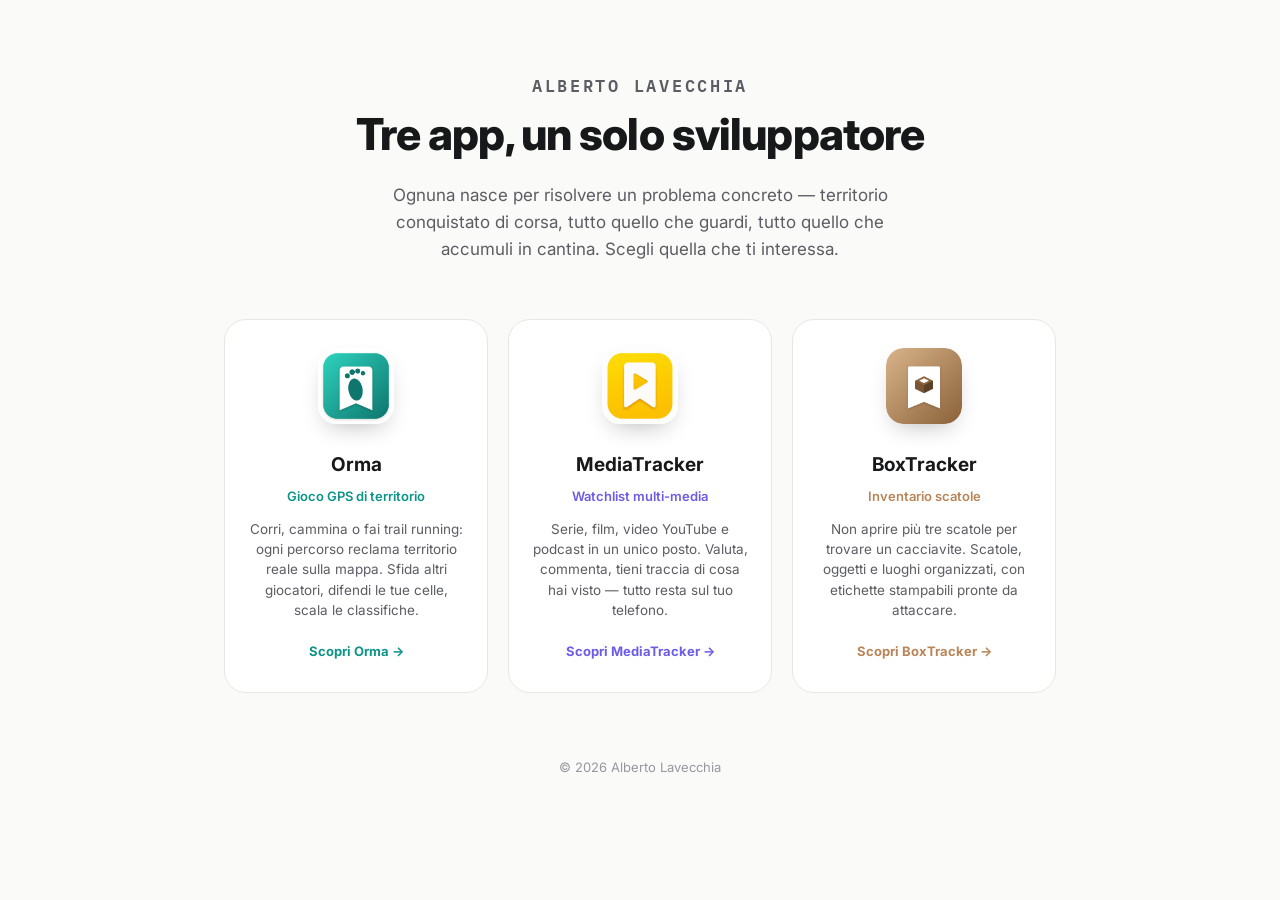
<file: index.html>
<!doctype html>
<html lang="it">
<head>
<meta charset="utf-8">
<meta name="viewport" content="width=device-width, initial-scale=1">
<title>App di Alberto Lavecchia</title>
<meta name="description" content="Orma, MediaTracker e BoxTracker — tre app indipendenti, stesso sviluppatore.">
<link rel="icon" href="data:,">
<link rel="preconnect" href="https://fonts.googleapis.com">
<link rel="stylesheet" href="https://fonts.googleapis.com/css2?family=Inter:wght@400;500;600;700;800&family=IBM+Plex+Mono:wght@500;600&display=swap">
<style>
  :root {
    --paper: #FAFAF8;
    --surface: #FFFFFF;
    --ink: #17181A;
    --ink-muted: #5B5D63;
    --ink-faint: #9598A0;
    --line: #E7E7E3;
  }
  * { box-sizing: border-box; }
  body {
    margin: 0; background: var(--paper); color: var(--ink);
    font-family: "Inter", system-ui, sans-serif; line-height: 1.6; -webkit-font-smoothing: antialiased;
  }
  .wrap { max-width: 880px; margin: 0 auto; padding: 72px 24px 60px; }
  header.hub { text-align: center; margin-bottom: 56px; }
  .hub-kicker {
    font-family: "IBM Plex Mono", monospace; font-size: 12px; font-weight: 600;
    letter-spacing: 0.16em; text-transform: uppercase; color: var(--ink-faint); margin: 0 0 14px;
  }
  h1 { font-size: clamp(32px, 5.5vw, 44px); font-weight: 800; letter-spacing: -0.02em; margin: 0 0 12px; }
  header.hub p { font-size: 17px; color: var(--ink-muted); max-width: 46ch; margin: 0 auto; }

  .apps { display: grid; grid-template-columns: repeat(auto-fit, minmax(230px, 1fr)); gap: 20px; }
  .app-card {
    display: block; text-decoration: none; color: inherit;
    background: var(--surface); border: 1px solid var(--line); border-radius: 22px;
    padding: 28px 22px; text-align: center;
    transition: transform 0.18s ease, box-shadow 0.18s ease;
    position: relative; overflow: hidden;
  }
  .app-card::before {
    content: ""; position: absolute; inset: 0; opacity: 0;
    background: var(--card-gradient); transition: opacity 0.18s ease;
  }
  .app-card:hover { transform: translateY(-4px); box-shadow: 0 20px 40px -20px rgba(20,20,20,0.25); }
  .app-card:hover::before { opacity: 0.06; }
  .app-card > * { position: relative; }
  .app-card img { width: 76px; height: 76px; border-radius: 18px; margin: 0 auto 18px; box-shadow: 0 10px 24px -10px rgba(0,0,0,0.3); }
  .app-card h2 { font-size: 19px; font-weight: 700; margin: 0 0 6px; }
  .app-card .tag { font-size: 13px; color: var(--card-accent); font-weight: 600; margin: 0 0 12px; }
  .app-card .desc { font-size: 13.5px; color: var(--ink-muted); margin: 0 0 18px; line-height: 1.5; min-height: 60px; }
  .app-card .cta {
    display: inline-flex; align-items: center; gap: 6px; font-size: 13px; font-weight: 700;
    color: var(--card-accent);
  }
  .app-card[data-a="orma"] { --card-accent: #0D9488; --card-gradient: linear-gradient(135deg,#2DD4BF,#0D9488); }
  .app-card[data-a="mt"] { --card-accent: #6C5CE7; --card-gradient: linear-gradient(135deg,#8C7CFF,#6C5CE7); }
  .app-card[data-a="bt"] { --card-accent: #B98457; --card-gradient: linear-gradient(135deg,#D9B48B,#B98457); }

  footer { text-align: center; margin-top: 64px; font-size: 13px; color: var(--ink-faint); }

  @media (max-width: 720px) {
    .apps { grid-template-columns: 1fr; }
  }
</style>
</head>
<body>
  <div class="wrap">
    <header class="hub">
      <p class="hub-kicker">Alberto Lavecchia</p>
      <h1>Tre app, un solo sviluppatore</h1>
      <p>Ognuna nasce per risolvere un problema concreto — territorio conquistato di corsa, tutto quello che guardi, tutto quello che accumuli in cantina. Scegli quella che ti interessa.</p>
    </header>

    <div class="apps">
      <a class="app-card" data-a="orma" href="orma/">
        <img src="assets/orma-icon.png" alt="Icona di Orma">
        <h2>Orma</h2>
        <p class="tag">Gioco GPS di territorio</p>
        <p class="desc">Corri, cammina o fai trail running: ogni percorso reclama territorio reale sulla mappa. Sfida altri giocatori, difendi le tue celle, scala le classifiche.</p>
        <span class="cta">Scopri Orma →</span>
      </a>
      <a class="app-card" data-a="mt" href="mediatracker/">
        <img src="assets/mediatracker-icon.png" alt="Icona di MediaTracker">
        <h2>MediaTracker</h2>
        <p class="tag">Watchlist multi-media</p>
        <p class="desc">Serie, film, video YouTube e podcast in un unico posto. Valuta, commenta, tieni traccia di cosa hai visto — tutto resta sul tuo telefono.</p>
        <span class="cta">Scopri MediaTracker →</span>
      </a>
      <a class="app-card" data-a="bt" href="boxtracker/">
        <img src="assets/boxtracker-icon.png" alt="Icona di BoxTracker">
        <h2>BoxTracker</h2>
        <p class="tag">Inventario scatole</p>
        <p class="desc">Non aprire più tre scatole per trovare un cacciavite. Scatole, oggetti e luoghi organizzati, con etichette stampabili pronte da attaccare.</p>
        <span class="cta">Scopri BoxTracker →</span>
      </a>
    </div>
    <!-- Picco (società Pallavolo Lecco Alberto Picco) rimossa temporaneamente qui il 2026-09-03 —
         progetto in pausa, in attesa di uno sponsor per sbloccare Supabase. Pagina e icona restano
         su disco (picco/index.html, assets/picco-icon.png), non cancellate — basta rimettere la
         card qui sopra (vedi git history di questo file per il markup) quando il progetto riparte. -->

    <footer>© 2026 Alberto Lavecchia</footer>
  </div>
</body>
</html>
</file>
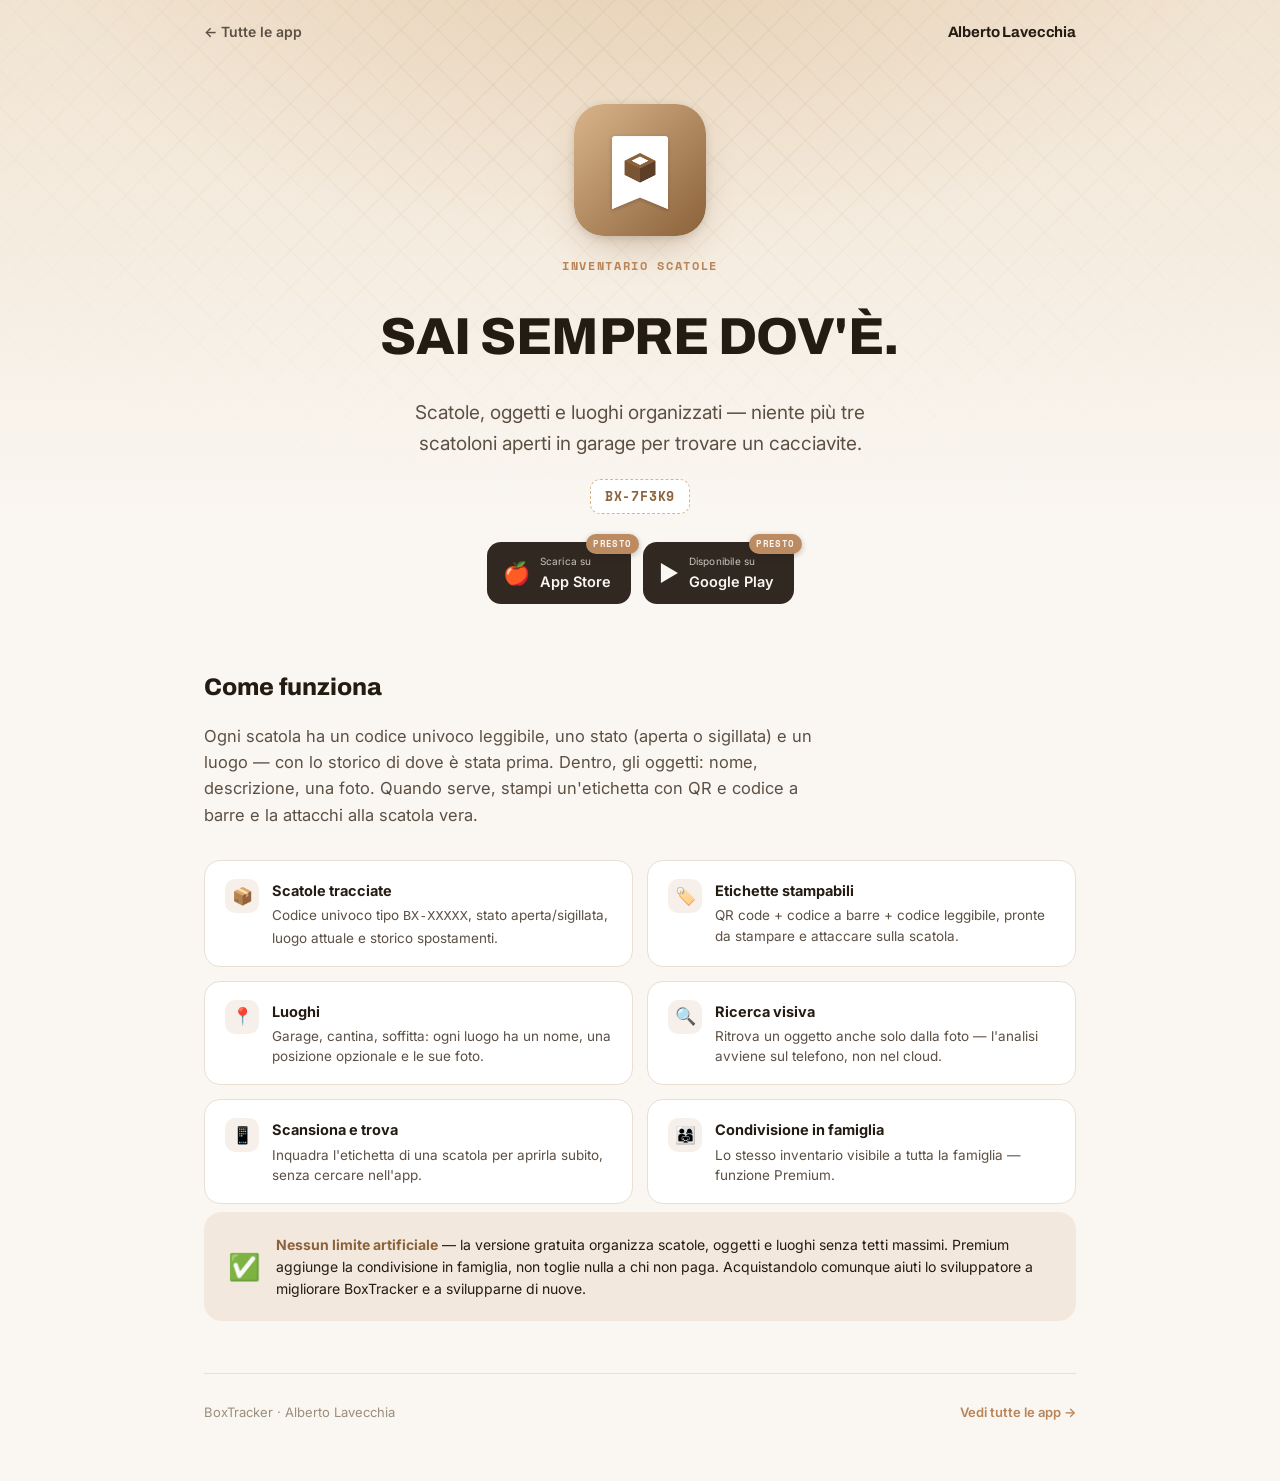
<file: boxtracker/index.html>
<!doctype html>
<html lang="it">
<head>
<meta charset="utf-8">
<meta name="viewport" content="width=device-width, initial-scale=1">
<title>BoxTracker — sai sempre dov'è</title>
<meta name="description" content="BoxTracker organizza le scatole di garage e cantina: scatole, oggetti, luoghi ed etichette stampabili con QR e codice a barre.">
<link rel="icon" href="../assets/boxtracker-icon.png">
<link rel="preconnect" href="https://fonts.googleapis.com">
<link rel="stylesheet" href="https://fonts.googleapis.com/css2?family=Archivo:wght@600;700;800&family=Space+Mono:wght@400;700&family=Inter:wght@400;500;600;700&display=swap">
<link rel="stylesheet" href="../assets/site.css">
<style>
  :root {
    --brand: #B98457;
    --brand-light: #D9B48B;
    --brand-dark: #8B6239;
    --brand-wash: rgba(185, 132, 87, 0.12);
    --brand-shadow: rgba(139, 98, 57, 0.4);
    --paper: #FAF6F1;
    --surface: #FFFFFF;
    --ink: #241B13;
    --ink-muted: #5C5044;
    --ink-faint: #9C8E7E;
    --line: #E9DFD2;
    --font-display: "Archivo", "Inter", sans-serif;
    --font-body: "Inter", system-ui, sans-serif;
    --font-mono: "Space Mono", monospace;
    --display-weight: 800;
  }
  .hero-band {
    background:
      radial-gradient(ellipse 620px 320px at 50% -10%, rgba(217,180,139,0.4), transparent),
      linear-gradient(180deg, #F1E4D2 0%, var(--paper) 78%);
    position: relative; overflow: hidden;
  }
  .hero-band::before {
    content: "";
    position: absolute; inset: 0;
    background-image:
      repeating-linear-gradient(45deg, rgba(139,98,57,0.05) 0 2px, transparent 2px 26px),
      repeating-linear-gradient(-45deg, rgba(139,98,57,0.05) 0 2px, transparent 2px 26px);
    mask-image: radial-gradient(ellipse 70% 60% at 50% 15%, black, transparent);
  }
  .hero-band > .container { position: relative; }
  .hero h1 { text-transform: uppercase; letter-spacing: -0.01em; }
  .code-chip {
    font-family: var(--font-mono); font-weight: 700; font-size: 13px;
    color: var(--brand-dark); background: var(--surface); border: 1.5px dashed var(--brand-light);
    padding: 6px 14px; border-radius: 10px; letter-spacing: 0.06em;
  }
</style>
</head>
<body>
  <div class="hero-band">
    <div class="container">
      <div class="topnav">
        <a class="back" href="../">← Tutte le app</a>
        <a class="wordmark" href="../">Alberto Lavecchia</a>
      </div>
      <div class="hero">
        <img class="hero-icon" src="../assets/boxtracker-icon.png" alt="Icona di BoxTracker">
        <p class="eyebrow">Inventario scatole</p>
        <h1>Sai sempre dov'è.</h1>
        <p class="tagline">Scatole, oggetti e luoghi organizzati — niente più tre scatoloni aperti in garage per trovare un cacciavite.</p>
        <span class="code-chip">BX-7F3K9</span>

        <div class="downloads">
          <a class="store-btn" href="#" aria-disabled="true">
            <span class="glyph">🍎</span>
            <span class="label"><small>Scarica su</small><strong>App Store</strong></span>
            <span class="soon">presto</span>
          </a>
          <a class="store-btn" href="#" aria-disabled="true">
            <span class="glyph">▶</span>
            <span class="label"><small>Disponibile su</small><strong>Google Play</strong></span>
            <span class="soon">presto</span>
          </a>
        </div>
      </div>
    </div>
  </div>

  <div class="container">
    <section class="section">
      <h2>Come funziona</h2>
      <p class="lede">Ogni scatola ha un codice univoco leggibile, uno stato (aperta o sigillata) e un luogo — con lo storico di dove è stata prima. Dentro, gli oggetti: nome, descrizione, una foto. Quando serve, stampi un'etichetta con QR e codice a barre e la attacchi alla scatola vera.</p>

      <div class="feature-grid">
        <div class="feature">
          <div class="icon">📦</div>
          <div><h3>Scatole tracciate</h3><p>Codice univoco tipo <code>BX-XXXXX</code>, stato aperta/sigillata, luogo attuale e storico spostamenti.</p></div>
        </div>
        <div class="feature">
          <div class="icon">🏷️</div>
          <div><h3>Etichette stampabili</h3><p>QR code + codice a barre + codice leggibile, pronte da stampare e attaccare sulla scatola.</p></div>
        </div>
        <div class="feature">
          <div class="icon">📍</div>
          <div><h3>Luoghi</h3><p>Garage, cantina, soffitta: ogni luogo ha un nome, una posizione opzionale e le sue foto.</p></div>
        </div>
        <div class="feature">
          <div class="icon">🔍</div>
          <div><h3>Ricerca visiva</h3><p>Ritrova un oggetto anche solo dalla foto — l'analisi avviene sul telefono, non nel cloud.</p></div>
        </div>
        <div class="feature">
          <div class="icon">📱</div>
          <div><h3>Scansiona e trova</h3><p>Inquadra l'etichetta di una scatola per aprirla subito, senza cercare nell'app.</p></div>
        </div>
        <div class="feature">
          <div class="icon">👨‍👩‍👧</div>
          <div><h3>Condivisione in famiglia</h3><p>Lo stesso inventario visibile a tutta la famiglia — funzione Premium.</p></div>
        </div>
      </div>

      <div class="callout-strip">
        <span class="emoji">✅</span>
        <p><strong>Nessun limite artificiale</strong> — la versione gratuita organizza scatole, oggetti e luoghi senza tetti massimi. Premium aggiunge la condivisione in famiglia, non toglie nulla a chi non paga. Acquistandolo comunque aiuti lo sviluppatore a migliorare BoxTracker e a svilupparne di nuove.</p>
      </div>
    </section>

    <footer class="site-footer">
      <span>BoxTracker · Alberto Lavecchia</span>
      <a href="../">Vedi tutte le app →</a>
    </footer>
  </div>
</body>
</html>
</file>
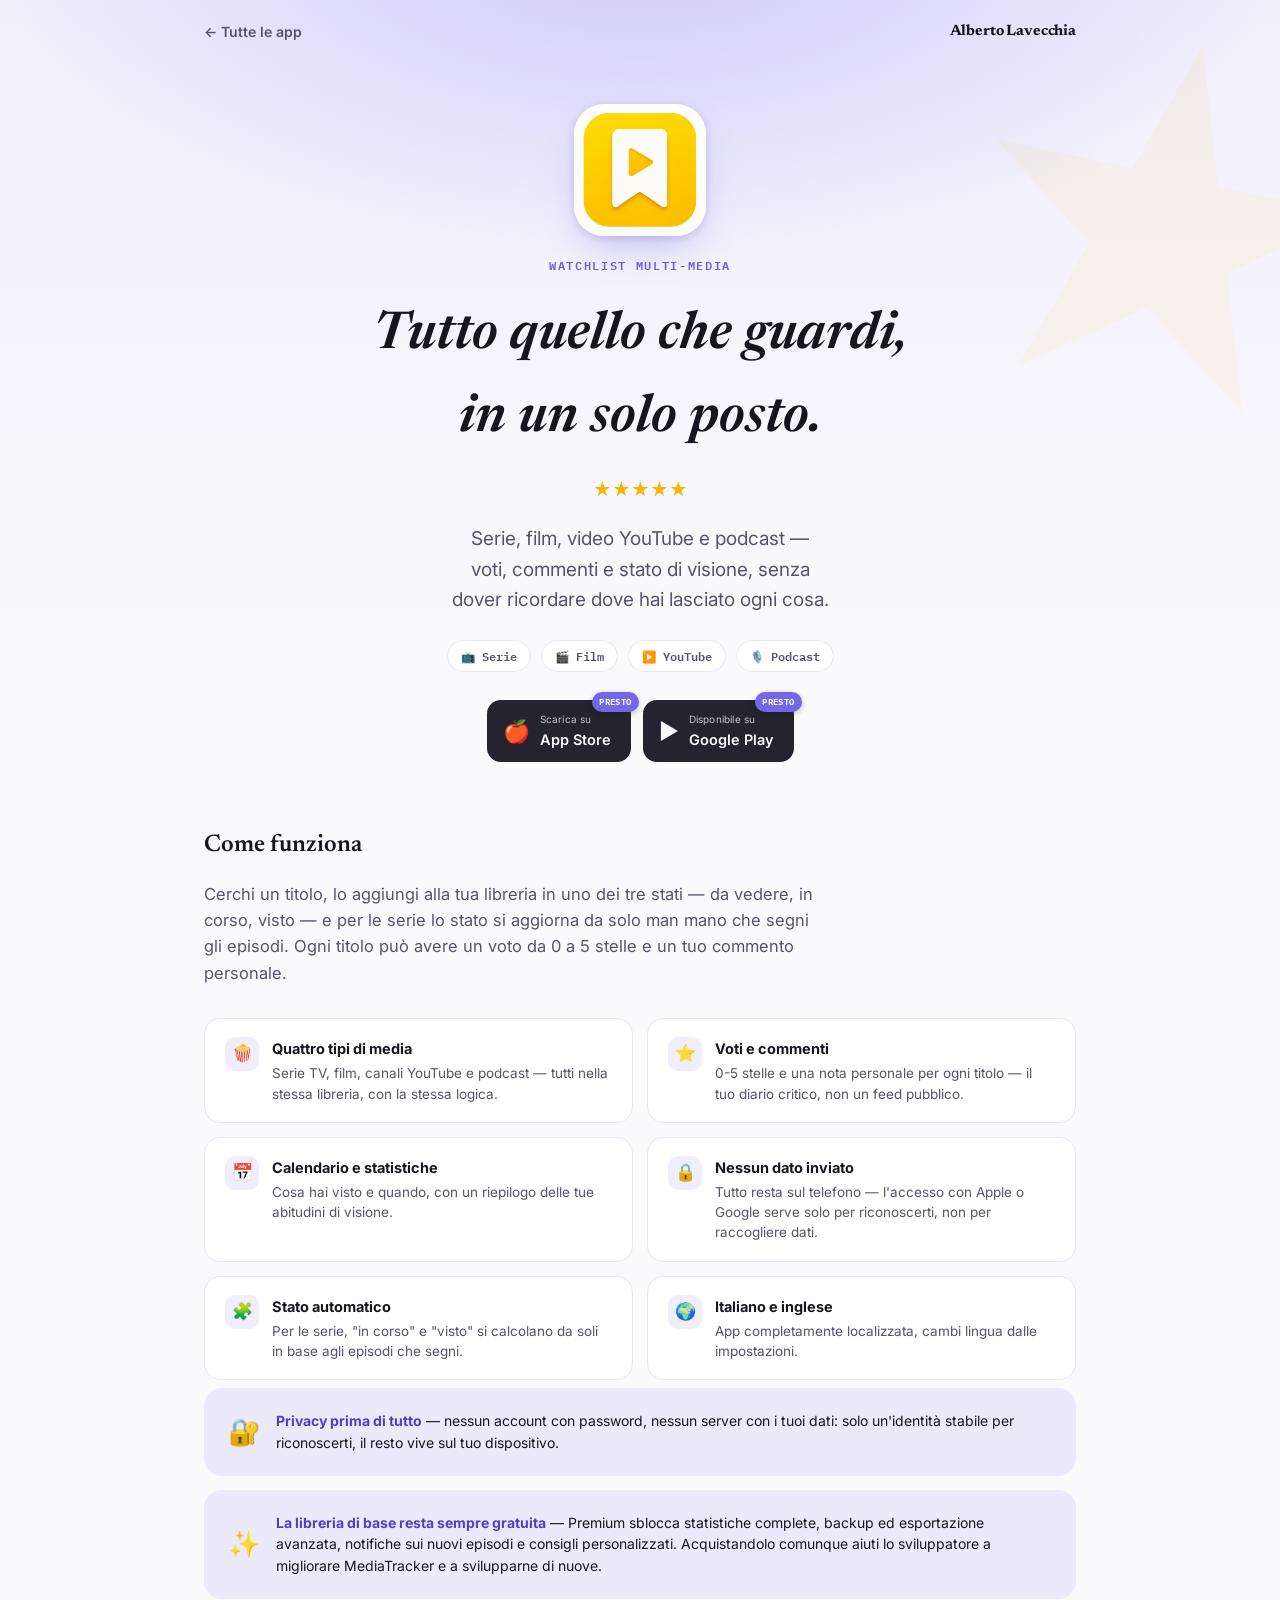
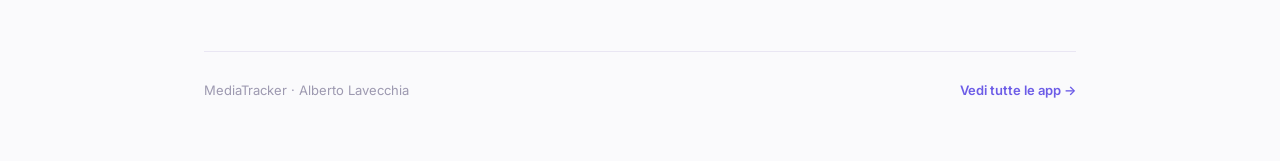
<file: mediatracker/index.html>
<!doctype html>
<html lang="it">
<head>
<meta charset="utf-8">
<meta name="viewport" content="width=device-width, initial-scale=1">
<title>MediaTracker — tutto quello che guardi</title>
<meta name="description" content="MediaTracker tiene traccia di serie, film, YouTube e podcast in un unico posto, senza inviare i tuoi dati da nessuna parte.">
<link rel="icon" href="../assets/mediatracker-icon.png">
<link rel="preconnect" href="https://fonts.googleapis.com">
<link rel="stylesheet" href="https://fonts.googleapis.com/css2?family=Newsreader:ital,opsz,wght@0,6..72,500;0,6..72,600;1,6..72,500&family=Inter:wght@400;500;600;700&family=IBM+Plex+Mono:wght@500;600&display=swap">
<link rel="stylesheet" href="../assets/site.css">
<style>
  :root {
    --brand: #6C5CE7;
    --brand-light: #8C7CFF;
    --brand-dark: #4E3FC7;
    --brand-wash: rgba(108, 92, 231, 0.1);
    --brand-shadow: rgba(108, 92, 231, 0.4);
    --gold: #F7B500;
    --paper: #FAFAFC;
    --surface: #FFFFFF;
    --ink: #17151F;
    --ink-muted: #57536A;
    --ink-faint: #9D99B0;
    --line: #E9E6F3;
    --font-display: "Newsreader", Georgia, serif;
    --font-body: "Inter", system-ui, sans-serif;
    --font-mono: "IBM Plex Mono", monospace;
    --display-weight: 600;
  }
  .hero-band {
    background:
      radial-gradient(ellipse 640px 340px at 50% -8%, rgba(140,124,255,0.32), transparent),
      linear-gradient(180deg, #F0EEFB 0%, var(--paper) 78%);
    position: relative; overflow: hidden;
  }
  .hero-band::before {
    content: "★"; position: absolute; font-size: 480px; color: rgba(247,181,0,0.06);
    top: -160px; right: -100px; font-family: sans-serif; transform: rotate(12deg);
  }
  .hero-band > .container { position: relative; }
  .hero h1 { font-style: italic; }
  .stars {
    display: flex; gap: 4px; justify-content: center; color: var(--gold); font-size: 18px; margin-top: -6px;
  }
  .type-strip {
    display: flex; justify-content: center; gap: 10px; flex-wrap: wrap; margin-top: 4px;
  }
  .type-pill {
    font-family: var(--font-mono); font-size: 11.5px; font-weight: 600;
    padding: 6px 13px; border-radius: 999px; background: var(--surface); border: 1px solid var(--line);
    color: var(--ink-muted);
  }
</style>
</head>
<body>
  <div class="hero-band">
    <div class="container">
      <div class="topnav">
        <a class="back" href="../">← Tutte le app</a>
        <a class="wordmark" href="../">Alberto Lavecchia</a>
      </div>
      <div class="hero">
        <img class="hero-icon" src="../assets/mediatracker-icon.png" alt="Icona di MediaTracker">
        <p class="eyebrow">Watchlist multi-media</p>
        <h1>Tutto quello che guardi,<br>in un solo posto.</h1>
        <div class="stars">★★★★★</div>
        <p class="tagline">Serie, film, video YouTube e podcast — voti, commenti e stato di visione, senza dover ricordare dove hai lasciato ogni cosa.</p>

        <div class="type-strip">
          <span class="type-pill">📺 Serie</span>
          <span class="type-pill">🎬 Film</span>
          <span class="type-pill">▶️ YouTube</span>
          <span class="type-pill">🎙️ Podcast</span>
        </div>

        <div class="downloads">
          <a class="store-btn" href="#" aria-disabled="true">
            <span class="glyph">🍎</span>
            <span class="label"><small>Scarica su</small><strong>App Store</strong></span>
            <span class="soon">presto</span>
          </a>
          <a class="store-btn" href="#" aria-disabled="true">
            <span class="glyph">▶</span>
            <span class="label"><small>Disponibile su</small><strong>Google Play</strong></span>
            <span class="soon">presto</span>
          </a>
        </div>
      </div>
    </div>
  </div>

  <div class="container">
    <section class="section">
      <h2>Come funziona</h2>
      <p class="lede">Cerchi un titolo, lo aggiungi alla tua libreria in uno dei tre stati — da vedere, in corso, visto — e per le serie lo stato si aggiorna da solo man mano che segni gli episodi. Ogni titolo può avere un voto da 0 a 5 stelle e un tuo commento personale.</p>

      <div class="feature-grid">
        <div class="feature">
          <div class="icon">🍿</div>
          <div><h3>Quattro tipi di media</h3><p>Serie TV, film, canali YouTube e podcast — tutti nella stessa libreria, con la stessa logica.</p></div>
        </div>
        <div class="feature">
          <div class="icon">⭐</div>
          <div><h3>Voti e commenti</h3><p>0-5 stelle e una nota personale per ogni titolo — il tuo diario critico, non un feed pubblico.</p></div>
        </div>
        <div class="feature">
          <div class="icon">📅</div>
          <div><h3>Calendario e statistiche</h3><p>Cosa hai visto e quando, con un riepilogo delle tue abitudini di visione.</p></div>
        </div>
        <div class="feature">
          <div class="icon">🔒</div>
          <div><h3>Nessun dato inviato</h3><p>Tutto resta sul telefono — l'accesso con Apple o Google serve solo per riconoscerti, non per raccogliere dati.</p></div>
        </div>
        <div class="feature">
          <div class="icon">🧩</div>
          <div><h3>Stato automatico</h3><p>Per le serie, "in corso" e "visto" si calcolano da soli in base agli episodi che segni.</p></div>
        </div>
        <div class="feature">
          <div class="icon">🌍</div>
          <div><h3>Italiano e inglese</h3><p>App completamente localizzata, cambi lingua dalle impostazioni.</p></div>
        </div>
      </div>

      <div class="callout-strip">
        <span class="emoji">🔐</span>
        <p><strong>Privacy prima di tutto</strong> — nessun account con password, nessun server con i tuoi dati: solo un'identità stabile per riconoscerti, il resto vive sul tuo dispositivo.</p>
      </div>

      <div class="callout-strip" style="margin-top:14px;">
        <span class="emoji">✨</span>
        <p><strong>La libreria di base resta sempre gratuita</strong> — Premium sblocca statistiche complete, backup ed esportazione avanzata, notifiche sui nuovi episodi e consigli personalizzati. Acquistandolo comunque aiuti lo sviluppatore a migliorare MediaTracker e a svilupparne di nuove.</p>
      </div>
    </section>

    <footer class="site-footer">
      <span>MediaTracker · Alberto Lavecchia</span>
      <a href="../">Vedi tutte le app →</a>
    </footer>
  </div>
</body>
</html>
</file>
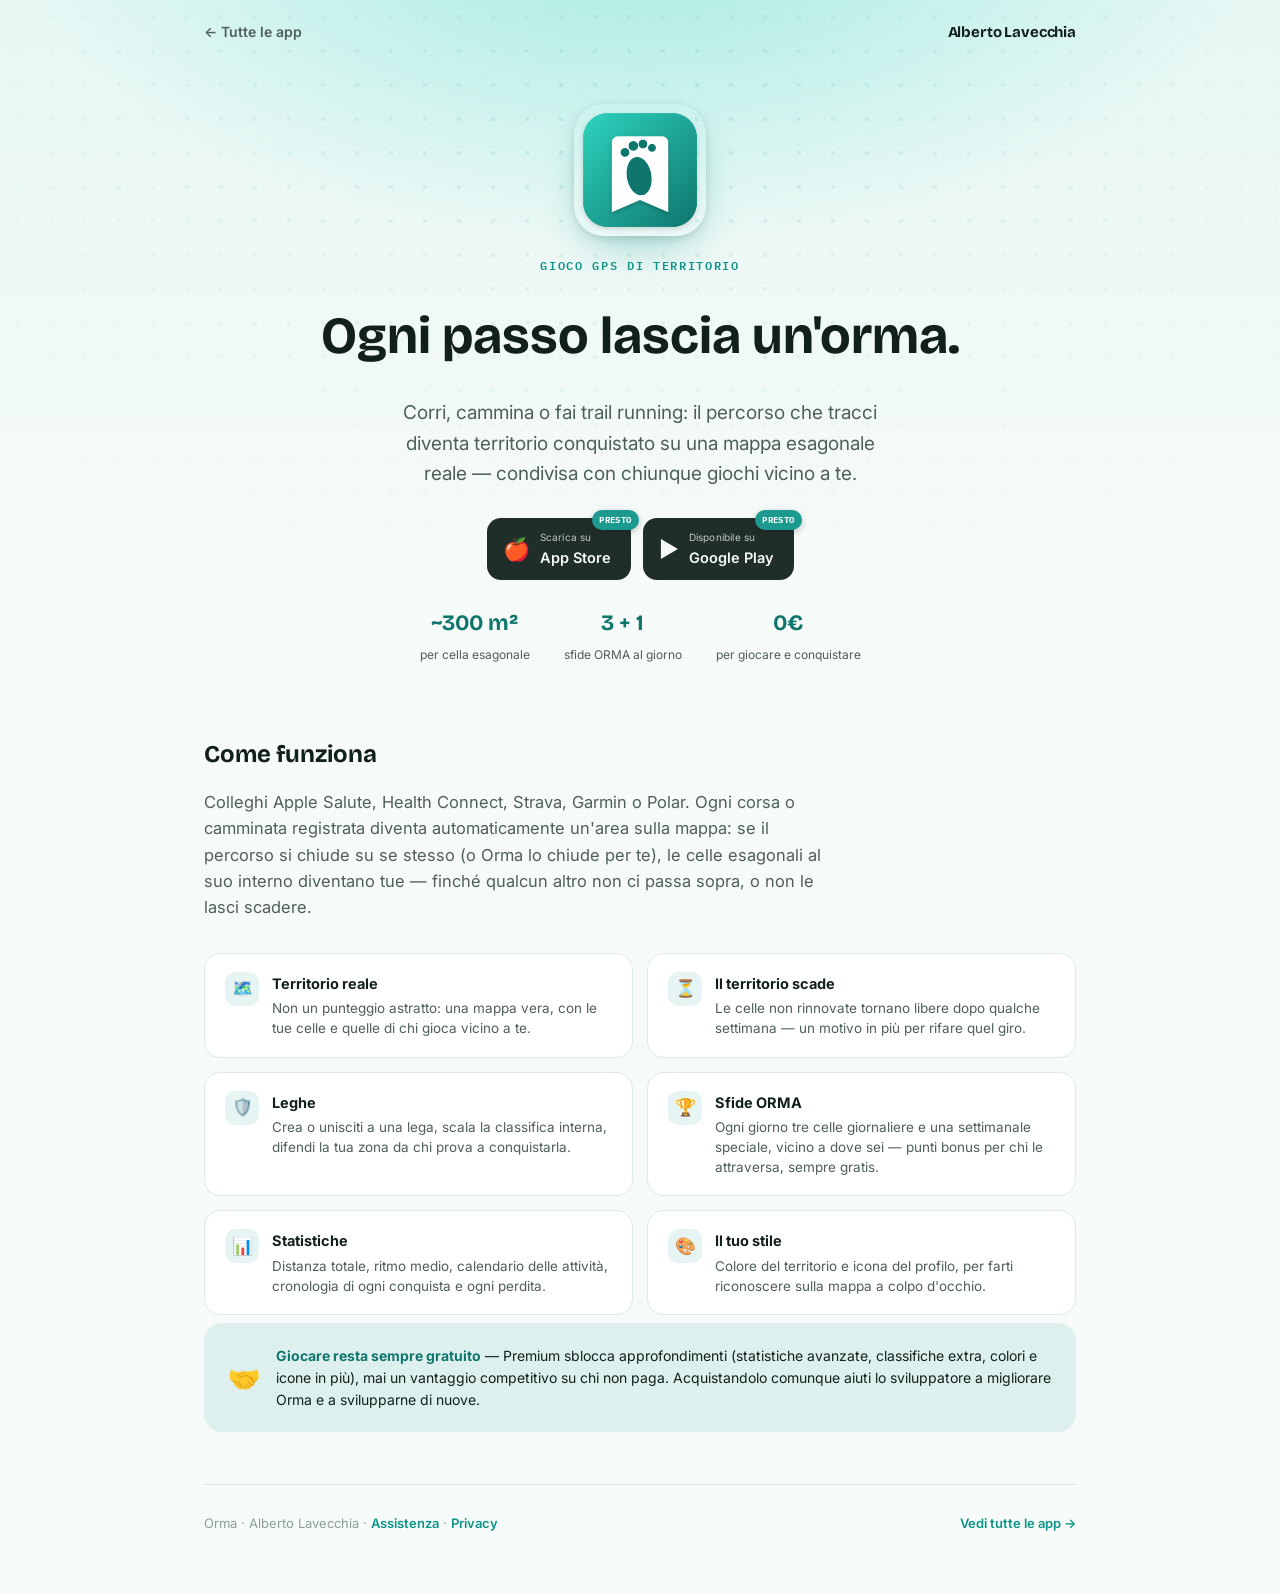
<file: orma/index.html>
<!doctype html>
<html lang="it">
<head>
<meta charset="utf-8">
<meta name="viewport" content="width=device-width, initial-scale=1">
<title>Orma — corri, cammina, conquista</title>
<meta name="description" content="Orma trasforma ogni corsa o camminata in territorio conquistato su una mappa reale. Sfide giornaliere, leghe, classifiche.">
<link rel="icon" href="../assets/orma-icon.png">
<link rel="preconnect" href="https://fonts.googleapis.com">
<link rel="stylesheet" href="https://fonts.googleapis.com/css2?family=Bricolage+Grotesque:opsz,wght@12..96,500..800&family=Inter:wght@400;500;600;700&family=IBM+Plex+Mono:wght@500;600&display=swap">
<link rel="stylesheet" href="../assets/site.css">
<style>
  :root {
    --brand: #0D9488;
    --brand-light: #2DD4BF;
    --brand-dark: #0F766E;
    --brand-wash: rgba(13, 148, 136, 0.1);
    --brand-shadow: rgba(13, 148, 136, 0.45);
    --paper: #F6FAF9;
    --surface: #FFFFFF;
    --ink: #12201C;
    --ink-muted: #4E5F59;
    --ink-faint: #8CA098;
    --line: #DCEBE7;
    --font-display: "Bricolage Grotesque", "Inter", sans-serif;
    --font-body: "Inter", system-ui, sans-serif;
    --font-mono: "IBM Plex Mono", monospace;
    --display-weight: 700;
  }
  .hero-band {
    background:
      radial-gradient(ellipse 620px 320px at 50% -10%, rgba(45,212,191,0.35), transparent),
      linear-gradient(180deg, #E6F7F4 0%, var(--paper) 78%);
    position: relative;
    overflow: hidden;
  }
  .hero-band::before {
    content: "";
    position: absolute; inset: 0;
    background-image: radial-gradient(circle, rgba(13,148,136,0.16) 2.5px, transparent 2.5px);
    background-size: 34px 34px;
    mask-image: radial-gradient(ellipse 70% 60% at 50% 20%, black, transparent);
    opacity: 0.7;
  }
  .hero-band > .container { position: relative; }
  .stat-strip {
    display: flex; justify-content: center; gap: 34px; flex-wrap: wrap;
    margin: 6px 0 4px;
  }
  .stat-strip div { text-align: center; }
  .stat-strip strong { display: block; font-family: var(--font-display); font-size: 22px; color: var(--brand-dark); }
  .stat-strip span { font-size: 12px; color: var(--ink-muted); }
  .h3-note { font-family: var(--font-mono); font-size: 11.5px; color: var(--brand); background: var(--brand-wash); padding: 3px 10px; border-radius: 999px; }
</style>
</head>
<body>
  <div class="hero-band">
    <div class="container">
      <div class="topnav">
        <a class="back" href="../">← Tutte le app</a>
        <a class="wordmark" href="../">Alberto Lavecchia</a>
      </div>
      <div class="hero">
        <img class="hero-icon" src="../assets/orma-icon.png" alt="Icona di Orma">
        <p class="eyebrow">Gioco GPS di territorio</p>
        <h1>Ogni passo lascia un'orma.</h1>
        <p class="tagline">Corri, cammina o fai trail running: il percorso che tracci diventa territorio conquistato su una mappa esagonale reale — condivisa con chiunque giochi vicino a te.</p>

        <div class="downloads">
          <a class="store-btn" href="#" aria-disabled="true">
            <span class="glyph">🍎</span>
            <span class="label"><small>Scarica su</small><strong>App Store</strong></span>
            <span class="soon">presto</span>
          </a>
          <a class="store-btn" href="#" aria-disabled="true">
            <span class="glyph">▶</span>
            <span class="label"><small>Disponibile su</small><strong>Google Play</strong></span>
            <span class="soon">presto</span>
          </a>
        </div>

        <div class="stat-strip">
          <div><strong>~300 m²</strong><span>per cella esagonale</span></div>
          <div><strong>3 + 1</strong><span>sfide ORMA al giorno</span></div>
          <div><strong>0€</strong><span>per giocare e conquistare</span></div>
        </div>
      </div>
    </div>
  </div>

  <div class="container">
    <section class="section">
      <h2>Come funziona</h2>
      <p class="lede">Colleghi Apple Salute, Health Connect, Strava, Garmin o Polar. Ogni corsa o camminata registrata diventa automaticamente un'area sulla mappa: se il percorso si chiude su se stesso (o Orma lo chiude per te), le celle esagonali al suo interno diventano tue — finché qualcun altro non ci passa sopra, o non le lasci scadere.</p>

      <div class="feature-grid">
        <div class="feature">
          <div class="icon">🗺️</div>
          <div><h3>Territorio reale</h3><p>Non un punteggio astratto: una mappa vera, con le tue celle e quelle di chi gioca vicino a te.</p></div>
        </div>
        <div class="feature">
          <div class="icon">⏳</div>
          <div><h3>Il territorio scade</h3><p>Le celle non rinnovate tornano libere dopo qualche settimana — un motivo in più per rifare quel giro.</p></div>
        </div>
        <div class="feature">
          <div class="icon">🛡️</div>
          <div><h3>Leghe</h3><p>Crea o unisciti a una lega, scala la classifica interna, difendi la tua zona da chi prova a conquistarla.</p></div>
        </div>
        <div class="feature">
          <div class="icon">🏆</div>
          <div><h3>Sfide ORMA</h3><p>Ogni giorno tre celle giornaliere e una settimanale speciale, vicino a dove sei — punti bonus per chi le attraversa, sempre gratis.</p></div>
        </div>
        <div class="feature">
          <div class="icon">📊</div>
          <div><h3>Statistiche</h3><p>Distanza totale, ritmo medio, calendario delle attività, cronologia di ogni conquista e ogni perdita.</p></div>
        </div>
        <div class="feature">
          <div class="icon">🎨</div>
          <div><h3>Il tuo stile</h3><p>Colore del territorio e icona del profilo, per farti riconoscere sulla mappa a colpo d'occhio.</p></div>
        </div>
      </div>

      <div class="callout-strip">
        <span class="emoji">🤝</span>
        <p><strong>Giocare resta sempre gratuito</strong> — Premium sblocca approfondimenti (statistiche avanzate, classifiche extra, colori e icone in più), mai un vantaggio competitivo su chi non paga. Acquistandolo comunque aiuti lo sviluppatore a migliorare Orma e a svilupparne di nuove.</p>
      </div>
    </section>

    <footer class="site-footer">
      <span>Orma · Alberto Lavecchia · <a href="mailto:alberto.lavecchia@libero.it">Assistenza</a> · <a href="privacy.html">Privacy</a></span>
      <a href="../">Vedi tutte le app →</a>
    </footer>
  </div>
</body>
</html>
</file>
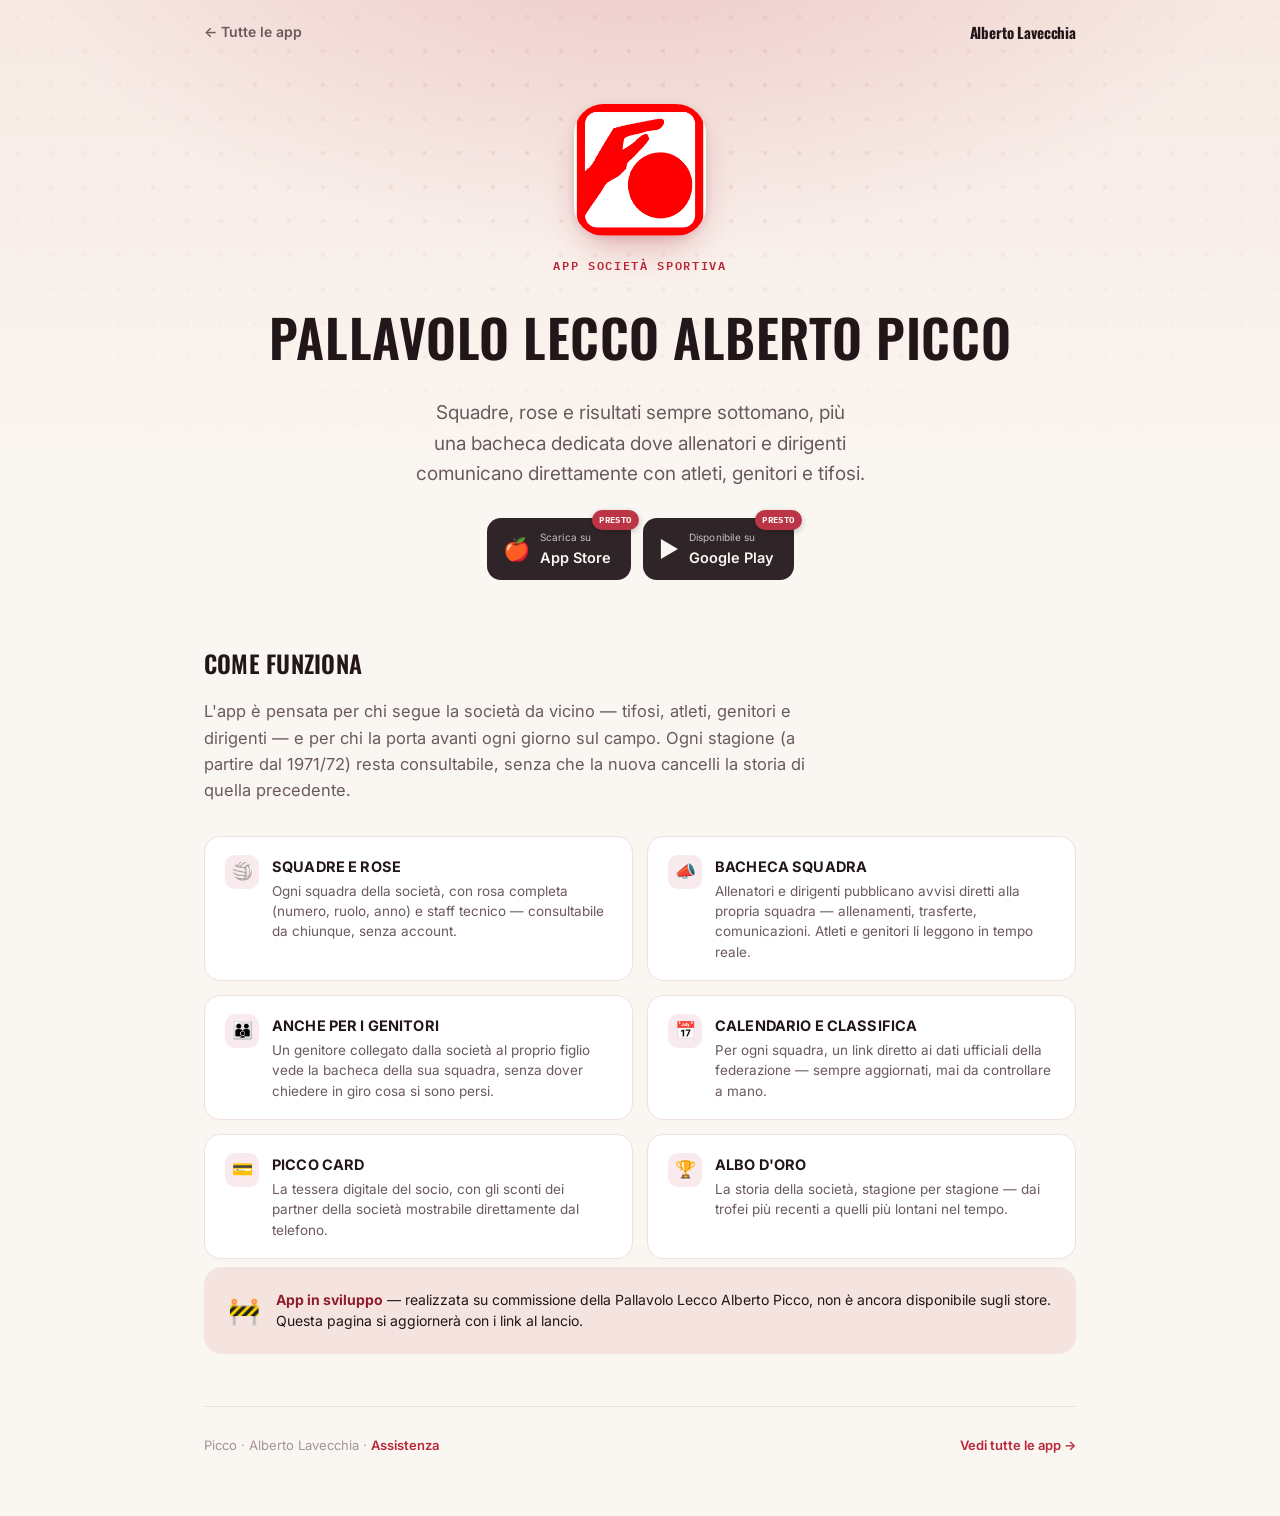
<file: picco/index.html>
<!doctype html>
<html lang="it">
<head>
<meta charset="utf-8">
<meta name="viewport" content="width=device-width, initial-scale=1">
<title>Picco — l'app della Pallavolo Lecco Alberto Picco</title>
<meta name="description" content="Squadre, rose, bacheca allenatori e Picco Card per la società Pallavolo Lecco Alberto Picco.">
<link rel="icon" href="../assets/picco-icon.png">
<link rel="preconnect" href="https://fonts.googleapis.com">
<link rel="stylesheet" href="https://fonts.googleapis.com/css2?family=Oswald:wght@500;600;700&family=Inter:wght@400;500;600;700&family=IBM+Plex+Mono:wght@500;600&display=swap">
<link rel="stylesheet" href="../assets/site.css">
<style>
  :root {
    --brand: #B8283A;
    --brand-light: #D9536A;
    --brand-dark: #8F1D2C;
    --brand-wash: rgba(184, 40, 58, 0.09);
    --brand-shadow: rgba(184, 40, 58, 0.4);
    --gold: #BC9A3F;
    --paper: #FAF6F1;
    --surface: #FFFFFF;
    --ink: #221619;
    --ink-muted: #6B5A5D;
    --ink-faint: #A69496;
    --line: #EEE1DE;
    --font-display: "Oswald", "Inter", sans-serif;
    --font-body: "Inter", system-ui, sans-serif;
    --font-mono: "IBM Plex Mono", monospace;
    --display-weight: 600;
  }
  .hero-band {
    background:
      radial-gradient(ellipse 620px 320px at 50% -10%, rgba(184,40,58,0.16), transparent),
      linear-gradient(180deg, #F7E9E3 0%, var(--paper) 78%);
    position: relative;
    overflow: hidden;
  }
  .hero-band::before {
    content: "";
    position: absolute; inset: 0;
    background-image: radial-gradient(circle, rgba(184,40,58,0.14) 2.5px, transparent 2.5px);
    background-size: 34px 34px;
    mask-image: radial-gradient(ellipse 70% 60% at 50% 20%, black, transparent);
    opacity: 0.7;
  }
  .hero-band > .container { position: relative; }
  h1, h2, h3 { text-transform: uppercase; letter-spacing: 0.01em; }
  .h3-note { font-family: var(--font-mono); font-size: 11.5px; color: var(--brand); background: var(--brand-wash); padding: 3px 10px; border-radius: 999px; text-transform: none; letter-spacing: 0.04em; }
</style>
</head>
<body>
  <div class="hero-band">
    <div class="container">
      <div class="topnav">
        <a class="back" href="../">← Tutte le app</a>
        <a class="wordmark" href="../">Alberto Lavecchia</a>
      </div>
      <div class="hero">
        <img class="hero-icon" src="../assets/picco-icon.png" alt="Icona di Picco">
        <p class="eyebrow">App società sportiva</p>
        <h1>Pallavolo Lecco Alberto Picco</h1>
        <p class="tagline">Squadre, rose e risultati sempre sottomano, più una bacheca dedicata dove allenatori e dirigenti comunicano direttamente con atleti, genitori e tifosi.</p>

        <div class="downloads">
          <a class="store-btn" href="#" aria-disabled="true">
            <span class="glyph">🍎</span>
            <span class="label"><small>Scarica su</small><strong>App Store</strong></span>
            <span class="soon">presto</span>
          </a>
          <a class="store-btn" href="#" aria-disabled="true">
            <span class="glyph">▶</span>
            <span class="label"><small>Disponibile su</small><strong>Google Play</strong></span>
            <span class="soon">presto</span>
          </a>
        </div>
      </div>
    </div>
  </div>

  <div class="container">
    <section class="section">
      <h2>Come funziona</h2>
      <p class="lede">L'app è pensata per chi segue la società da vicino — tifosi, atleti, genitori e dirigenti — e per chi la porta avanti ogni giorno sul campo. Ogni stagione (a partire dal 1971/72) resta consultabile, senza che la nuova cancelli la storia di quella precedente.</p>

      <div class="feature-grid">
        <div class="feature">
          <div class="icon">🏐</div>
          <div><h3>Squadre e rose</h3><p>Ogni squadra della società, con rosa completa (numero, ruolo, anno) e staff tecnico — consultabile da chiunque, senza account.</p></div>
        </div>
        <div class="feature">
          <div class="icon">📣</div>
          <div><h3>Bacheca squadra</h3><p>Allenatori e dirigenti pubblicano avvisi diretti alla propria squadra — allenamenti, trasferte, comunicazioni. Atleti e genitori li leggono in tempo reale.</p></div>
        </div>
        <div class="feature">
          <div class="icon">👪</div>
          <div><h3>Anche per i genitori</h3><p>Un genitore collegato dalla società al proprio figlio vede la bacheca della sua squadra, senza dover chiedere in giro cosa si sono persi.</p></div>
        </div>
        <div class="feature">
          <div class="icon">📅</div>
          <div><h3>Calendario e classifica</h3><p>Per ogni squadra, un link diretto ai dati ufficiali della federazione — sempre aggiornati, mai da controllare a mano.</p></div>
        </div>
        <div class="feature">
          <div class="icon">💳</div>
          <div><h3>Picco Card</h3><p>La tessera digitale del socio, con gli sconti dei partner della società mostrabile direttamente dal telefono.</p></div>
        </div>
        <div class="feature">
          <div class="icon">🏆</div>
          <div><h3>Albo d'oro</h3><p>La storia della società, stagione per stagione — dai trofei più recenti a quelli più lontani nel tempo.</p></div>
        </div>
      </div>

      <div class="callout-strip">
        <span class="emoji">🚧</span>
        <p><strong>App in sviluppo</strong> — realizzata su commissione della Pallavolo Lecco Alberto Picco, non è ancora disponibile sugli store. Questa pagina si aggiornerà con i link al lancio.</p>
      </div>
    </section>

    <footer class="site-footer">
      <span>Picco · Alberto Lavecchia · <a href="mailto:alberto.lavecchia@libero.it">Assistenza</a></span>
      <a href="../">Vedi tutte le app →</a>
    </footer>
  </div>
</body>
</html>
</file>
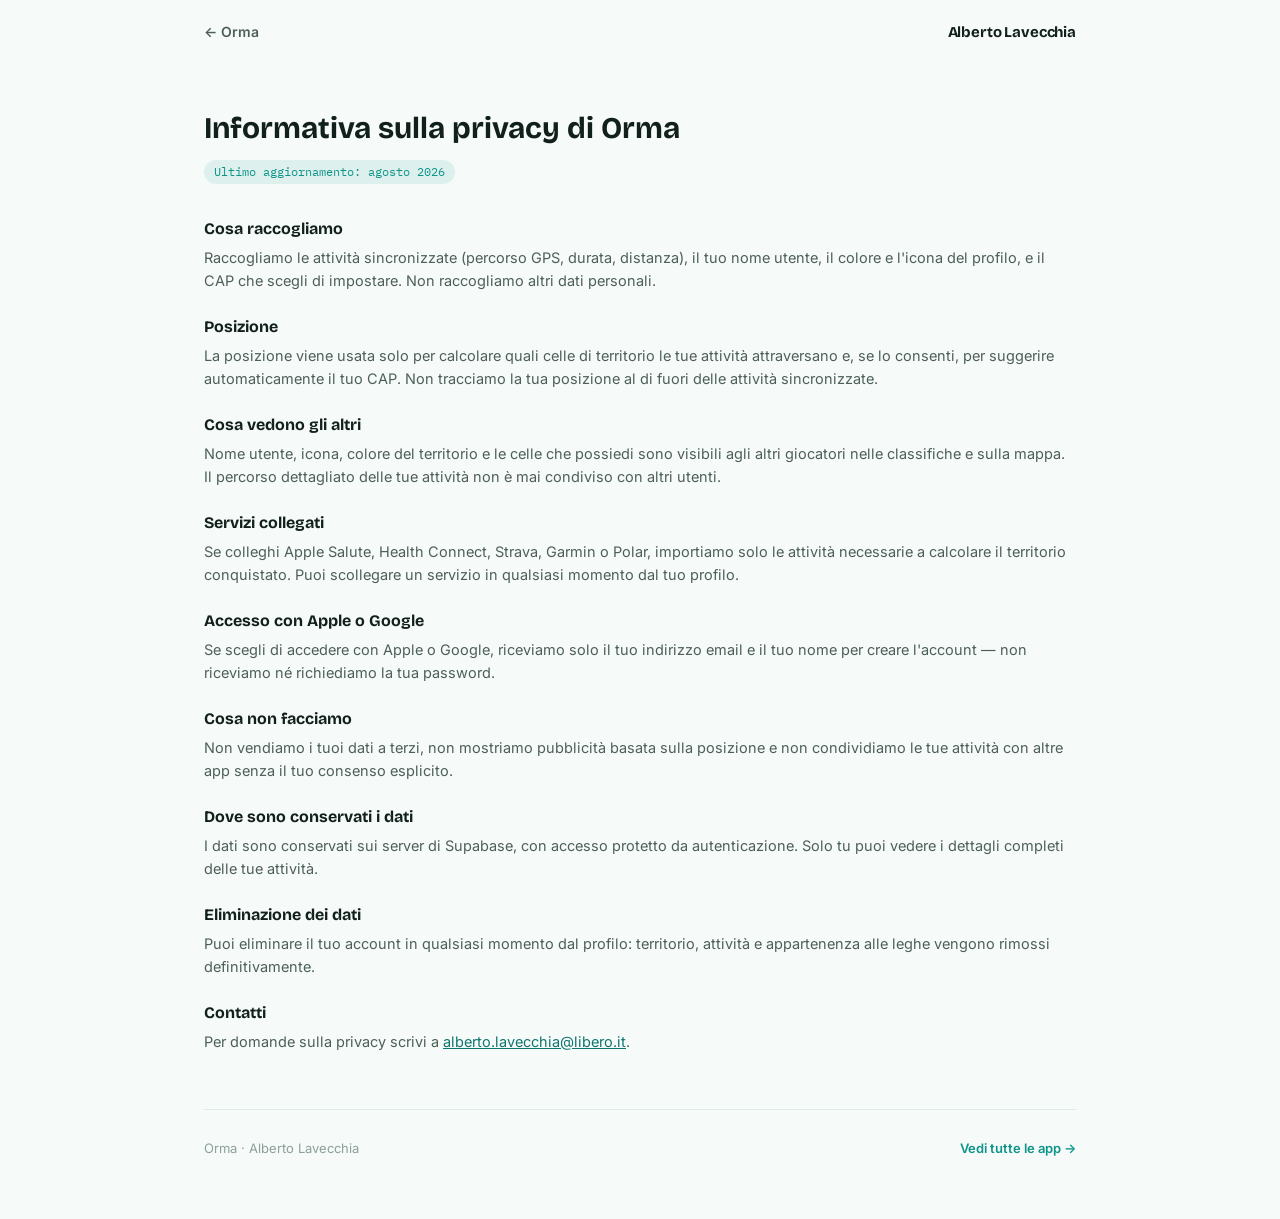
<file: orma/privacy.html>
<!doctype html>
<html lang="it">
<head>
<meta charset="utf-8">
<meta name="viewport" content="width=device-width, initial-scale=1">
<title>Orma — Informativa sulla privacy</title>
<meta name="description" content="Informativa sulla privacy di Orma: quali dati raccogliamo, come vengono usati, dove sono conservati e come eliminarli.">
<link rel="icon" href="../assets/orma-icon.png">
<link rel="preconnect" href="https://fonts.googleapis.com">
<link rel="stylesheet" href="https://fonts.googleapis.com/css2?family=Bricolage+Grotesque:opsz,wght@12..96,500..800&family=Inter:wght@400;500;600;700&family=IBM+Plex+Mono:wght@500;600&display=swap">
<link rel="stylesheet" href="../assets/site.css">
<style>
  :root {
    --brand: #0D9488;
    --brand-light: #2DD4BF;
    --brand-dark: #0F766E;
    --brand-wash: rgba(13, 148, 136, 0.1);
    --paper: #F6FAF9;
    --surface: #FFFFFF;
    --ink: #12201C;
    --ink-muted: #4E5F59;
    --ink-faint: #8CA098;
    --line: #DCEBE7;
    --font-display: "Bricolage Grotesque", "Inter", sans-serif;
    --font-body: "Inter", system-ui, sans-serif;
    --font-mono: "IBM Plex Mono", monospace;
  }
  .policy-header { padding: 40px 0 8px; }
  .policy-header h1 { font-family: var(--font-display); font-size: 30px; margin: 0 0 6px; }
  .policy-header .updated {
    font-family: var(--font-mono); font-size: 11.5px; color: var(--brand);
    background: var(--brand-wash); padding: 3px 10px; border-radius: 999px; display: inline-block;
  }
  .policy { padding: 24px 0 56px; display: flex; flex-direction: column; gap: 22px; }
  .policy h2 { font-family: var(--font-display); font-size: 16px; margin: 0 0 4px; color: var(--ink); }
  .policy p { margin: 0; font-size: 14.5px; color: var(--ink-muted); line-height: 1.6; }
  .policy a { color: var(--brand-dark); text-decoration: underline; }
</style>
</head>
<body>
  <div class="container">
    <div class="topnav">
      <a class="back" href="./">← Orma</a>
      <a class="wordmark" href="../">Alberto Lavecchia</a>
    </div>

    <div class="policy-header">
      <h1>Informativa sulla privacy di Orma</h1>
      <span class="updated">Ultimo aggiornamento: agosto 2026</span>
    </div>

    <div class="policy">
      <section>
        <h2>Cosa raccogliamo</h2>
        <p>Raccogliamo le attività sincronizzate (percorso GPS, durata, distanza), il tuo nome utente, il colore e l'icona del profilo, e il CAP che scegli di impostare. Non raccogliamo altri dati personali.</p>
      </section>
      <section>
        <h2>Posizione</h2>
        <p>La posizione viene usata solo per calcolare quali celle di territorio le tue attività attraversano e, se lo consenti, per suggerire automaticamente il tuo CAP. Non tracciamo la tua posizione al di fuori delle attività sincronizzate.</p>
      </section>
      <section>
        <h2>Cosa vedono gli altri</h2>
        <p>Nome utente, icona, colore del territorio e le celle che possiedi sono visibili agli altri giocatori nelle classifiche e sulla mappa. Il percorso dettagliato delle tue attività non è mai condiviso con altri utenti.</p>
      </section>
      <section>
        <h2>Servizi collegati</h2>
        <p>Se colleghi Apple Salute, Health Connect, Strava, Garmin o Polar, importiamo solo le attività necessarie a calcolare il territorio conquistato. Puoi scollegare un servizio in qualsiasi momento dal tuo profilo.</p>
      </section>
      <section>
        <h2>Accesso con Apple o Google</h2>
        <p>Se scegli di accedere con Apple o Google, riceviamo solo il tuo indirizzo email e il tuo nome per creare l'account — non riceviamo né richiediamo la tua password.</p>
      </section>
      <section>
        <h2>Cosa non facciamo</h2>
        <p>Non vendiamo i tuoi dati a terzi, non mostriamo pubblicità basata sulla posizione e non condividiamo le tue attività con altre app senza il tuo consenso esplicito.</p>
      </section>
      <section>
        <h2>Dove sono conservati i dati</h2>
        <p>I dati sono conservati sui server di Supabase, con accesso protetto da autenticazione. Solo tu puoi vedere i dettagli completi delle tue attività.</p>
      </section>
      <section>
        <h2>Eliminazione dei dati</h2>
        <p>Puoi eliminare il tuo account in qualsiasi momento dal profilo: territorio, attività e appartenenza alle leghe vengono rimossi definitivamente.</p>
      </section>
      <section>
        <h2>Contatti</h2>
        <p>Per domande sulla privacy scrivi a <a href="mailto:alberto.lavecchia@libero.it">alberto.lavecchia@libero.it</a>.</p>
      </section>
    </div>

    <footer class="site-footer">
      <span>Orma · Alberto Lavecchia</span>
      <a href="../">Vedi tutte le app →</a>
    </footer>
  </div>
</body>
</html>
</file>
<file: assets/site.css>
/* Shared base for every app page — each page sets its own --brand/--brand-light/
   --brand-dark/--paper/--ink custom properties before this loads its components. */

* { box-sizing: border-box; }
html { scroll-behavior: smooth; }
body {
  margin: 0;
  background: var(--paper);
  color: var(--ink);
  font-family: var(--font-body, "Inter", system-ui, -apple-system, sans-serif);
  font-size: 16px;
  line-height: 1.6;
  -webkit-font-smoothing: antialiased;
}
img { max-width: 100%; display: block; }
a { color: inherit; }

.container {
  max-width: 920px;
  margin: 0 auto;
  padding: 0 24px;
}

/* ---------- top nav ---------- */
.topnav {
  display: flex;
  align-items: center;
  justify-content: space-between;
  padding: 20px 0;
}
.topnav a.back {
  display: inline-flex;
  align-items: center;
  gap: 6px;
  text-decoration: none;
  font-size: 14px;
  font-weight: 600;
  color: var(--ink-muted);
}
.topnav .wordmark {
  font-family: var(--font-display, "Inter", sans-serif);
  font-weight: 700;
  font-size: 15px;
  letter-spacing: -0.01em;
  color: var(--ink);
  text-decoration: none;
}

/* ---------- hero ---------- */
.hero {
  padding: 40px 0 56px;
  display: flex;
  flex-direction: column;
  align-items: center;
  text-align: center;
  gap: 20px;
}
.hero-icon {
  width: 132px;
  height: 132px;
  border-radius: 30px;
  box-shadow: 0 18px 40px -14px var(--brand-shadow, rgba(0,0,0,0.35)), 0 2px 8px rgba(0,0,0,0.12);
}
.hero .eyebrow {
  font-family: var(--font-mono, "IBM Plex Mono", monospace);
  font-size: 12px;
  font-weight: 600;
  letter-spacing: 0.14em;
  text-transform: uppercase;
  color: var(--brand);
  margin: 0;
}
.hero h1 {
  font-family: var(--font-display, "Inter", sans-serif);
  font-size: clamp(34px, 6vw, 52px);
  font-weight: var(--display-weight, 700);
  margin: 0;
  color: var(--ink);
  text-wrap: balance;
}
.hero .tagline {
  font-size: 19px;
  color: var(--ink-muted);
  max-width: 44ch;
  margin: 0;
  text-wrap: balance;
}

/* ---------- download buttons ---------- */
.downloads {
  display: flex;
  gap: 12px;
  flex-wrap: wrap;
  justify-content: center;
  margin-top: 8px;
}
.store-btn {
  display: flex;
  align-items: center;
  gap: 10px;
  text-decoration: none;
  background: var(--ink);
  color: var(--paper);
  border-radius: 14px;
  padding: 11px 20px 11px 16px;
  font-size: 14px;
  opacity: 0.94;
  transition: transform 0.15s ease, opacity 0.15s ease;
  position: relative;
}
.store-btn:hover { transform: translateY(-1px); opacity: 1; }
.store-btn .glyph { font-size: 22px; line-height: 1; }
.store-btn .label { display: flex; flex-direction: column; align-items: flex-start; gap: 1px; }
.store-btn .label small { font-size: 10px; opacity: 0.75; letter-spacing: 0.02em; }
.store-btn .label strong { font-size: 14.5px; font-weight: 600; }
.store-btn .soon {
  position: absolute;
  top: -8px;
  right: -8px;
  background: var(--brand);
  color: var(--paper);
  font-family: var(--font-mono, "IBM Plex Mono", monospace);
  font-size: 9px;
  font-weight: 700;
  letter-spacing: 0.04em;
  padding: 3px 7px;
  border-radius: 999px;
  text-transform: uppercase;
  box-shadow: 0 2px 6px rgba(0,0,0,0.25);
}

/* ---------- section ---------- */
.section { padding: 8px 0 52px; }
.section h2 {
  font-family: var(--font-display, "Inter", sans-serif);
  font-size: 24px;
  font-weight: var(--display-weight, 700);
  color: var(--ink);
  margin: 0 0 16px;
}
.lede {
  font-size: 16.5px;
  color: var(--ink-muted);
  max-width: 62ch;
  margin: 0 0 32px;
}

.feature-grid {
  display: grid;
  grid-template-columns: repeat(2, 1fr);
  gap: 14px;
}
.feature {
  background: var(--surface);
  border: 1px solid var(--line);
  border-radius: 16px;
  padding: 18px 20px;
  display: flex;
  gap: 13px;
  align-items: flex-start;
}
.feature .icon {
  width: 34px;
  height: 34px;
  border-radius: 10px;
  background: var(--brand-wash);
  display: flex;
  align-items: center;
  justify-content: center;
  font-size: 17px;
  flex: none;
}
.feature h3 {
  font-size: 14.5px;
  font-weight: 700;
  margin: 0 0 3px;
  color: var(--ink);
}
.feature p {
  font-size: 13.5px;
  color: var(--ink-muted);
  margin: 0;
  line-height: 1.5;
}

.callout-strip {
  background: var(--brand-wash);
  border-radius: 18px;
  padding: 22px 24px;
  display: flex;
  align-items: center;
  gap: 16px;
  margin-top: 8px;
}
.callout-strip .emoji { font-size: 26px; flex: none; }
.callout-strip p { margin: 0; font-size: 14px; color: var(--ink); line-height: 1.55; }
.callout-strip strong { color: var(--brand-dark); }

footer.site-footer {
  border-top: 1px solid var(--line);
  padding: 28px 0 60px;
  display: flex;
  align-items: center;
  justify-content: space-between;
  flex-wrap: wrap;
  gap: 12px;
  font-size: 13px;
  color: var(--ink-faint);
}
footer.site-footer a { color: var(--brand); text-decoration: none; font-weight: 600; }

@media (max-width: 640px) {
  .feature-grid { grid-template-columns: 1fr; }
  .hero { padding: 28px 0 44px; }
}
</file>
